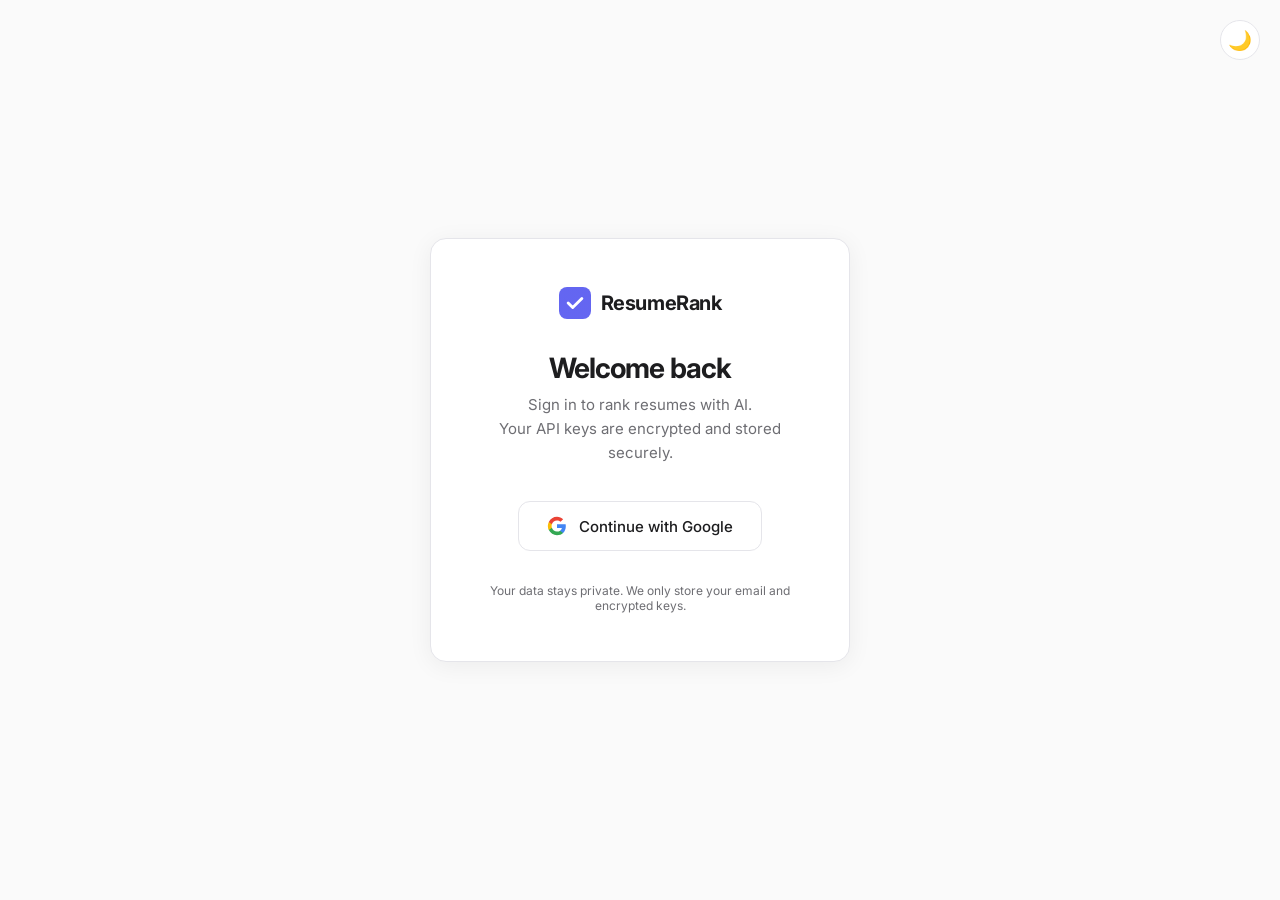
<file: static/login.html>
<!DOCTYPE html>
<html lang="en">

<head>
    <meta charset="UTF-8">
    <meta name="viewport" content="width=device-width, initial-scale=1.0">
    <title>Sign In — ResumeRank</title>
    <link rel="preconnect" href="https://fonts.googleapis.com">
    <link rel="preconnect" href="https://fonts.gstatic.com" crossorigin>
    <link href="https://fonts.googleapis.com/css2?family=Inter:wght@300;400;500;600;700&display=swap" rel="stylesheet">
    <style>
        *,
        *::before,
        *::after {
            margin: 0;
            padding: 0;
            box-sizing: border-box;
        }

        :root {
            --bg: #fafafa;
            --card: #fff;
            --text: #1d1d1f;
            --text2: #6e6e73;
            --border: #e5e5ea;
            --accent: #0071e3;
            --radius: 16px;
            --font: 'Inter', -apple-system, sans-serif;
        }

        [data-theme="dark"] {
            --bg: #000000;
            --card: #1c1c1e;
            --text: #f5f5f7;
            --text2: #a1a1a6;
            --border: #38383a;
            --accent: #0a84ff;
        }

        html {
            font-size: 16px;
            -webkit-font-smoothing: antialiased;
        }

        body {
            font-family: var(--font);
            background: var(--bg);
            color: var(--text);
            min-height: 100vh;
            display: flex;
            flex-direction: column;
            align-items: center;
            justify-content: center;
            padding: 24px;
            transition: background 0.3s, color 0.3s;
        }

        .theme-toggle {
            position: fixed;
            top: 20px;
            right: 20px;
            background: var(--card);
            border: 1px solid var(--border);
            border-radius: 50%;
            width: 40px;
            height: 40px;
            display: flex;
            align-items: center;
            justify-content: center;
            cursor: pointer;
            transition: all 0.2s;
            font-size: 1.2rem;
        }

        .theme-toggle:hover {
            background: var(--border);
        }

        .login-card {
            background: var(--card);
            border: 1px solid var(--border);
            border-radius: var(--radius);
            padding: 48px;
            max-width: 420px;
            width: 100%;
            text-align: center;
            box-shadow: 0 4px 24px rgba(0, 0, 0, 0.06);
        }

        .login-logo {
            display: flex;
            align-items: center;
            justify-content: center;
            gap: 10px;
            margin-bottom: 32px;
        }

        .login-logo svg {
            flex-shrink: 0;
        }

        .login-logo span {
            font-weight: 700;
            font-size: 1.25rem;
            letter-spacing: -0.02em;
        }

        .login-title {
            font-size: 1.75rem;
            font-weight: 700;
            letter-spacing: -0.03em;
            margin-bottom: 8px;
        }

        .login-subtitle {
            font-size: 0.9375rem;
            color: var(--text2);
            margin-bottom: 36px;
            line-height: 1.6;
        }

        .google-btn {
            display: inline-flex;
            align-items: center;
            gap: 12px;
            padding: 14px 28px;
            border: 1px solid var(--border);
            border-radius: 12px;
            background: var(--card);
            color: var(--text);
            font-family: var(--font);
            font-size: 0.9375rem;
            font-weight: 500;
            cursor: pointer;
            transition: all 0.2s;
            text-decoration: none;
        }

        .google-btn:hover {
            background: var(--bg);
            box-shadow: 0 2px 8px rgba(0, 0, 0, 0.08);
        }

        .google-btn svg {
            flex-shrink: 0;
        }

        .login-footer {
            margin-top: 32px;
            font-size: 0.75rem;
            color: var(--text2);
        }
    </style>
</head>

<body>
    <button class="theme-toggle" id="theme-toggle" title="Toggle dark mode">🌙</button>
    <div class="login-card">
        <div class="login-logo">
            <svg width="32" height="32" viewBox="0 0 28 28" fill="none">
                <rect width="28" height="28" rx="7" fill="url(#lg)" />
                <path d="M8 14L12 18L20 10" stroke="white" stroke-width="2.5" stroke-linecap="round"
                    stroke-linejoin="round" />
                <defs>
                    <linearGradient id="lg" x1="0" y1="0" x2="28" y2="28">
                        <stop stop-color="#6366f1" />
                        <stop offset="1" stop-color="#8b5cf6" />
                    </linearGradient>
                </defs>
            </svg>
            <span>ResumeRank</span>
        </div>
        <h1 class="login-title">Welcome back</h1>
        <p class="login-subtitle">Sign in to rank resumes with AI.<br>Your API keys are encrypted and stored securely.
        </p>
        <a href="/auth/login" class="google-btn">
            <svg width="20" height="20" viewBox="0 0 24 24">
                <path
                    d="M22.56 12.25c0-.78-.07-1.53-.2-2.25H12v4.26h5.92a5.06 5.06 0 01-2.2 3.32v2.77h3.57c2.08-1.92 3.28-4.74 3.28-8.1z"
                    fill="#4285F4" />
                <path
                    d="M12 23c2.97 0 5.46-.98 7.28-2.66l-3.57-2.77c-.98.66-2.23 1.06-3.71 1.06-2.86 0-5.29-1.93-6.16-4.53H2.18v2.84C3.99 20.53 7.7 23 12 23z"
                    fill="#34A853" />
                <path
                    d="M5.84 14.09c-.22-.66-.35-1.36-.35-2.09s.13-1.43.35-2.09V7.07H2.18C1.43 8.55 1 10.22 1 12s.43 3.45 1.18 4.93l2.85-2.22.81-.62z"
                    fill="#FBBC05" />
                <path
                    d="M12 5.38c1.62 0 3.06.56 4.21 1.64l3.15-3.15C17.45 2.09 14.97 1 12 1 7.7 1 3.99 3.47 2.18 7.07l3.66 2.84c.87-2.6 3.3-4.53 6.16-4.53z"
                    fill="#EA4335" />
            </svg>
            Continue with Google
        </a>
        <p class="login-footer">Your data stays private. We only store your email and encrypted keys.</p>
    </div>
    <script>
        const toggle = document.getElementById('theme-toggle');
        const saved = localStorage.getItem('theme') || 'light';
        document.documentElement.setAttribute('data-theme', saved);
        toggle.textContent = saved === 'dark' ? '☀️' : '🌙';
        toggle.addEventListener('click', () => {
            const current = document.documentElement.getAttribute('data-theme');
            const next = current === 'dark' ? 'light' : 'dark';
            document.documentElement.setAttribute('data-theme', next);
            toggle.textContent = next === 'dark' ? '☀️' : '🌙';
            localStorage.setItem('theme', next);
        });
    </script>
</body>

</html>
</file>
